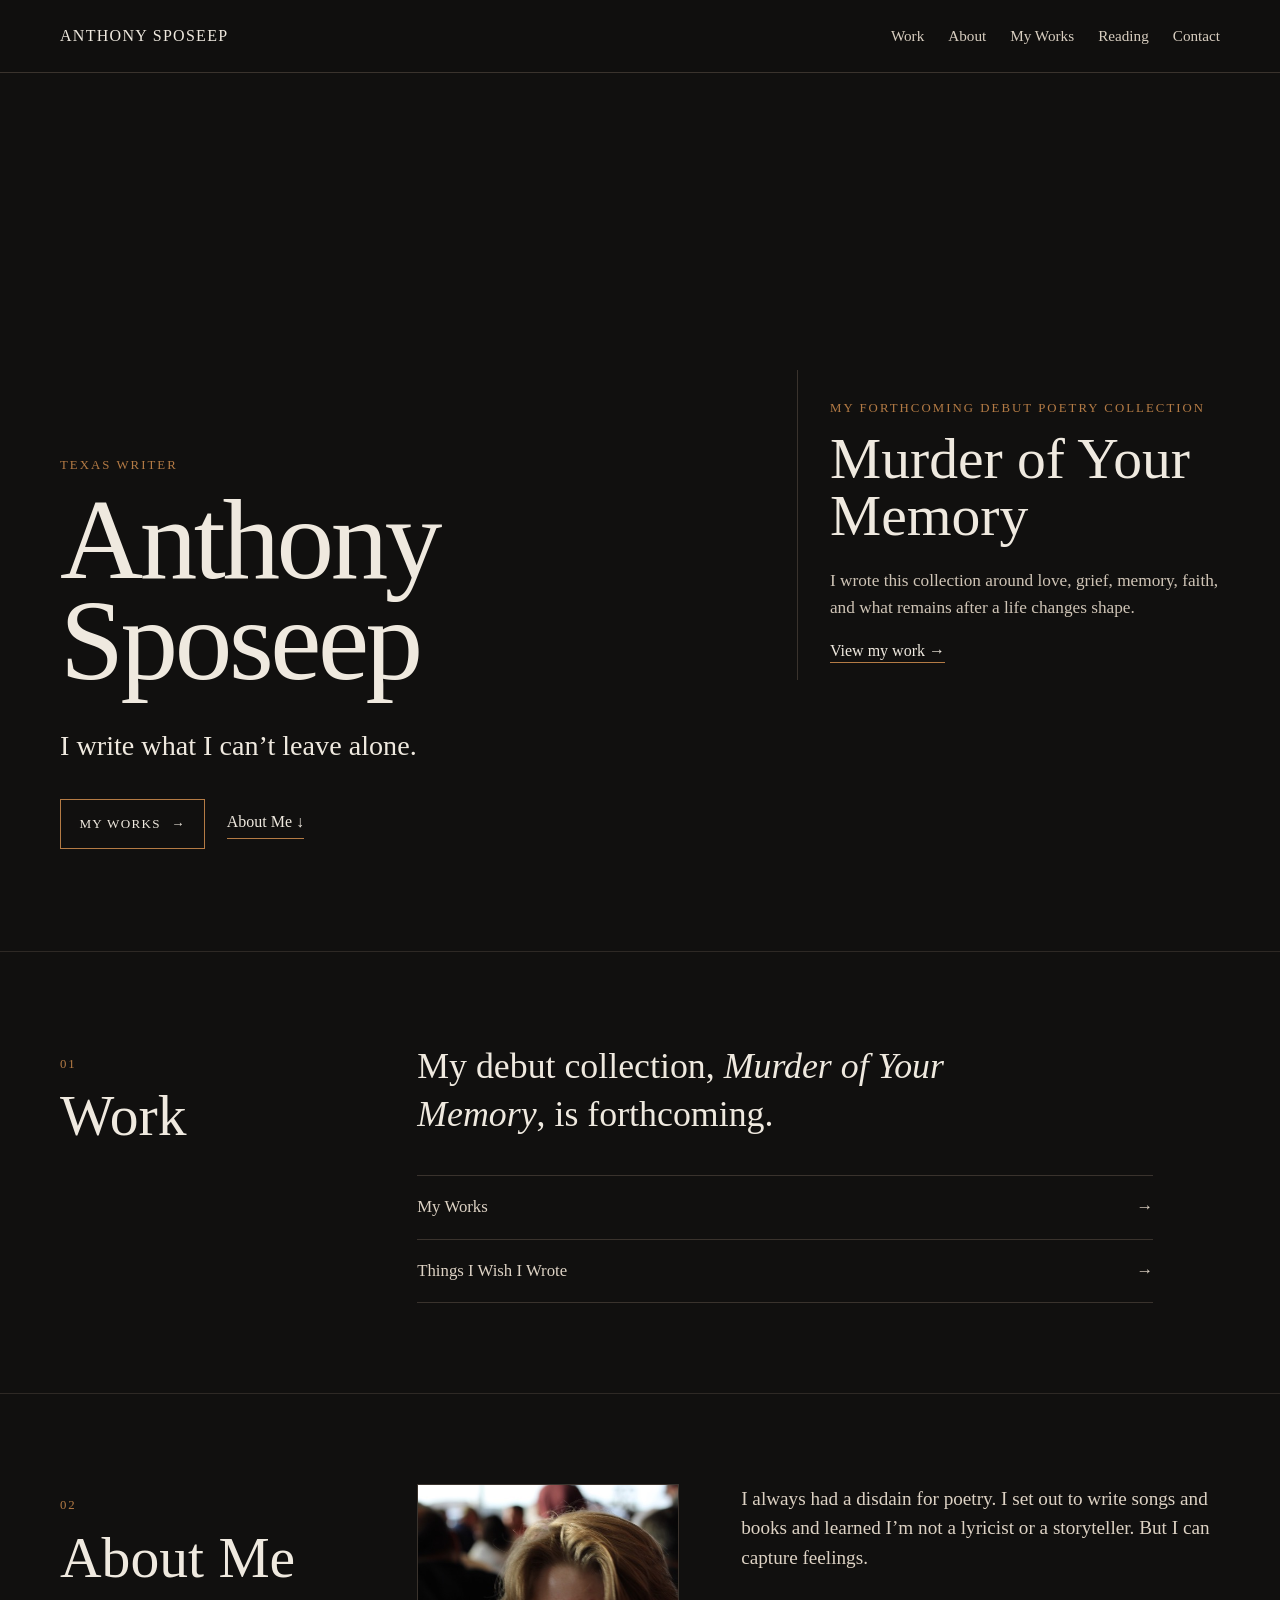
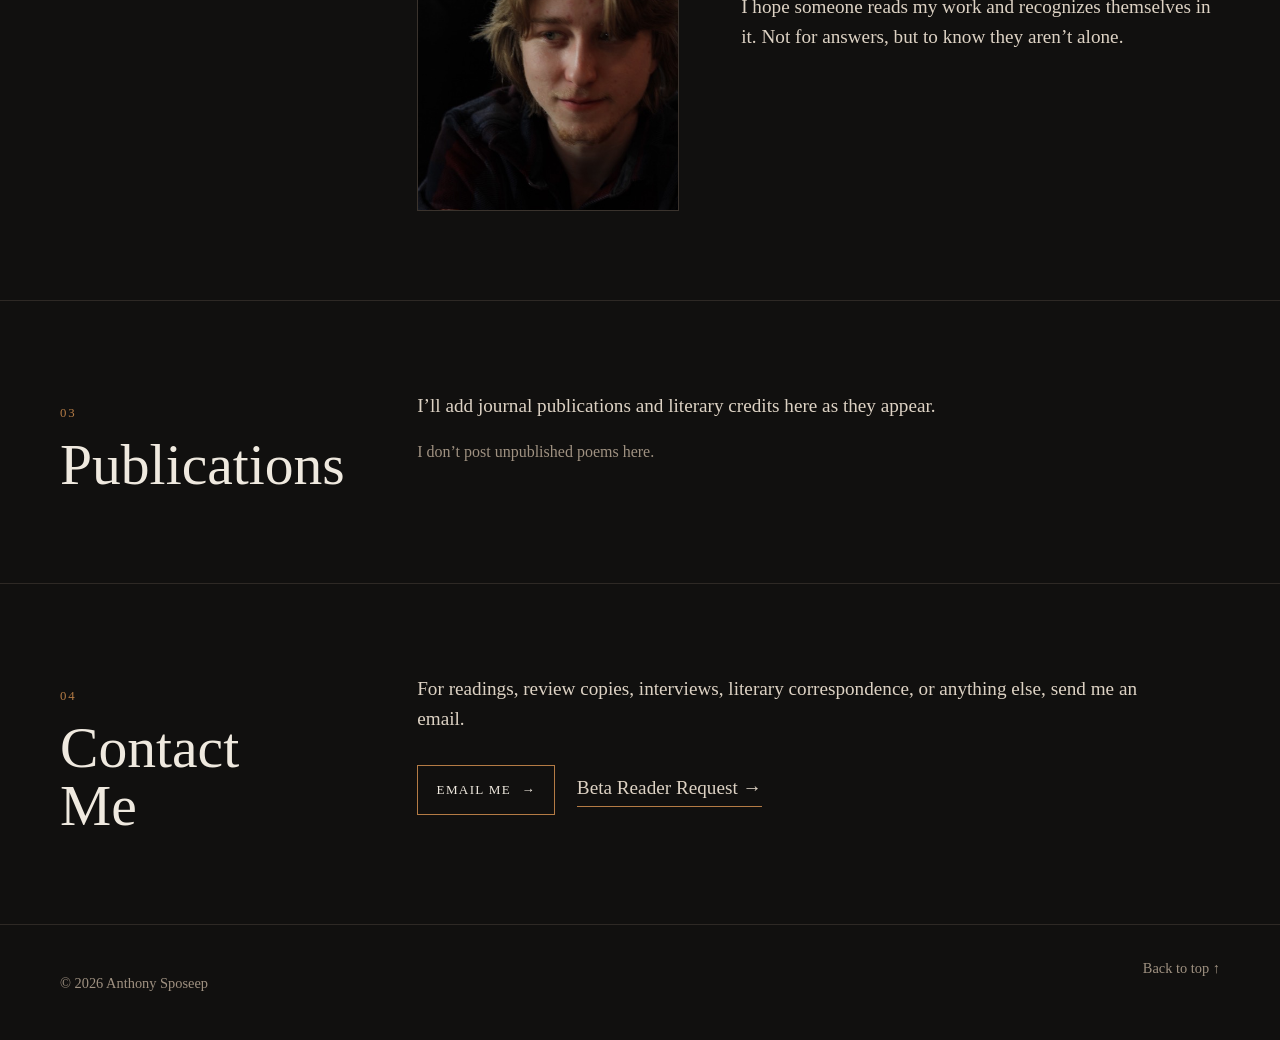
<file: index.html>
<!doctype html>
<html lang="en">
<head>
  <meta charset="utf-8">
  <meta name="viewport" content="width=device-width, initial-scale=1">
  <meta name="description" content="My author website. I write what I can’t leave alone.">
  <meta name="theme-color" content="#11100f">
  <meta property="og:title" content="Anthony Sposeep | Writer">
  <meta property="og:description" content="I write what I can’t leave alone.">
  <meta property="og:type" content="website">
  <title>Anthony Sposeep | Writer</title>
  <link rel="icon" href="favicon.svg" type="image/svg+xml">
  <link rel="stylesheet" href="styles.css?v=4">
</head>
<body class="home-page">
  <a class="skip-link" href="#main">Skip to content</a>

  <header class="site-header home-header">
    <div class="shell nav-wrap">
      <a class="wordmark" href="#top" aria-label="Anthony Sposeep home">Anthony Sposeep</a>
      <nav class="nav home-nav" aria-label="Primary navigation">
        <a href="#work">Work</a>
        <a href="#about">About</a>
        <a href="works.html">My Works</a>
        <a href="reading.html">Reading</a>
        <a href="#contact">Contact</a>
      </nav>
    </div>
  </header>

  <main id="main">
    <section class="home-hero shell" id="top">
      <div class="home-hero-copy">
        <p class="eyebrow">Texas writer</p>
        <h1>Anthony Sposeep</h1>
        <p class="hero-line">I write what I can’t leave alone.</p>
        <div class="home-actions">
          <a class="contact-button" href="works.html">My Works <span aria-hidden="true">→</span></a>
          <a class="text-link" href="#about">About Me <span aria-hidden="true">↓</span></a>
        </div>
      </div>

      <aside class="home-feature" aria-label="My forthcoming debut poetry collection">
        <p class="eyebrow">My forthcoming debut poetry collection</p>
        <h2>Murder of Your Memory</h2>
        <p>I wrote this collection around love, grief, memory, faith, and what remains after a life changes shape.</p>
        <a class="text-link" href="works.html">View my work <span aria-hidden="true">→</span></a>
      </aside>
    </section>

    <section class="home-section" id="work">
      <div class="shell home-grid">
        <div>
          <p class="section-number">01</p>
          <h2>Work</h2>
        </div>
        <div class="home-copy">
          <p class="home-lead">My debut collection, <em>Murder of Your Memory</em>, is forthcoming.</p>
          <div class="home-link-row">
            <a href="works.html">My Works <span aria-hidden="true">→</span></a>
            <a href="reading.html">Things I Wish I Wrote <span aria-hidden="true">→</span></a>
          </div>
        </div>
      </div>
    </section>

    <section class="home-section" id="about">
      <div class="shell home-grid">
        <div>
          <p class="section-number">02</p>
          <h2>About Me</h2>
        </div>
        <div class="home-about">
          <img class="home-portrait" src="868.JPEG" alt="Portrait of Anthony Sposeep">
          <div class="prose">
            <p>I always had a disdain for poetry. I set out to write songs and books and learned I’m not a lyricist or a storyteller. But I can capture feelings.</p>
            <p>I hope someone reads my work and recognizes themselves in it. Not for answers, but to know they aren’t alone.</p>
          </div>
        </div>
      </div>
    </section>

    <section class="home-section" id="publications">
      <div class="shell home-grid">
        <div>
          <p class="section-number">03</p>
          <h2>Publications</h2>
        </div>
        <div class="home-copy">
          <p>I’ll add journal publications and literary credits here as they appear.</p>
          <p class="quiet">I don’t post unpublished poems here.</p>
        </div>
      </div>
    </section>

    <section class="home-section" id="contact">
      <div class="shell home-grid">
        <div>
          <p class="section-number">04</p>
          <h2>Contact Me</h2>
        </div>
        <div class="home-copy">
          <p>For readings, review copies, interviews, literary correspondence, or anything else, send me an email.</p>
          <div class="home-actions">
            <a class="contact-button email-link" href="#" data-subject="Website Inquiry">Email Me <span aria-hidden="true">→</span></a>
            <a class="text-link email-link" href="#" data-subject="Beta Reader Request">Beta Reader Request <span aria-hidden="true">→</span></a>
          </div>
        </div>
      </div>
    </section>
  </main>

  <footer class="site-footer">
    <div class="shell footer-wrap">
      <p>© 2026 Anthony Sposeep</p>
      <a href="#top">Back to top ↑</a>
    </div>
  </footer>

  <script>const addressCodes=[97,110,116,104,111,110,121,115,112,111,115,101,101,112,64,103,109,97,105,108,46,99,111,109];const emailAddress=String.fromCharCode(...addressCodes);document.querySelectorAll('.email-link').forEach((link)=>{const subject=encodeURIComponent(link.dataset.subject||'Website Inquiry');link.href=`mailto:${emailAddress}?subject=${subject}`;});</script>
</body>
</html>
</file>
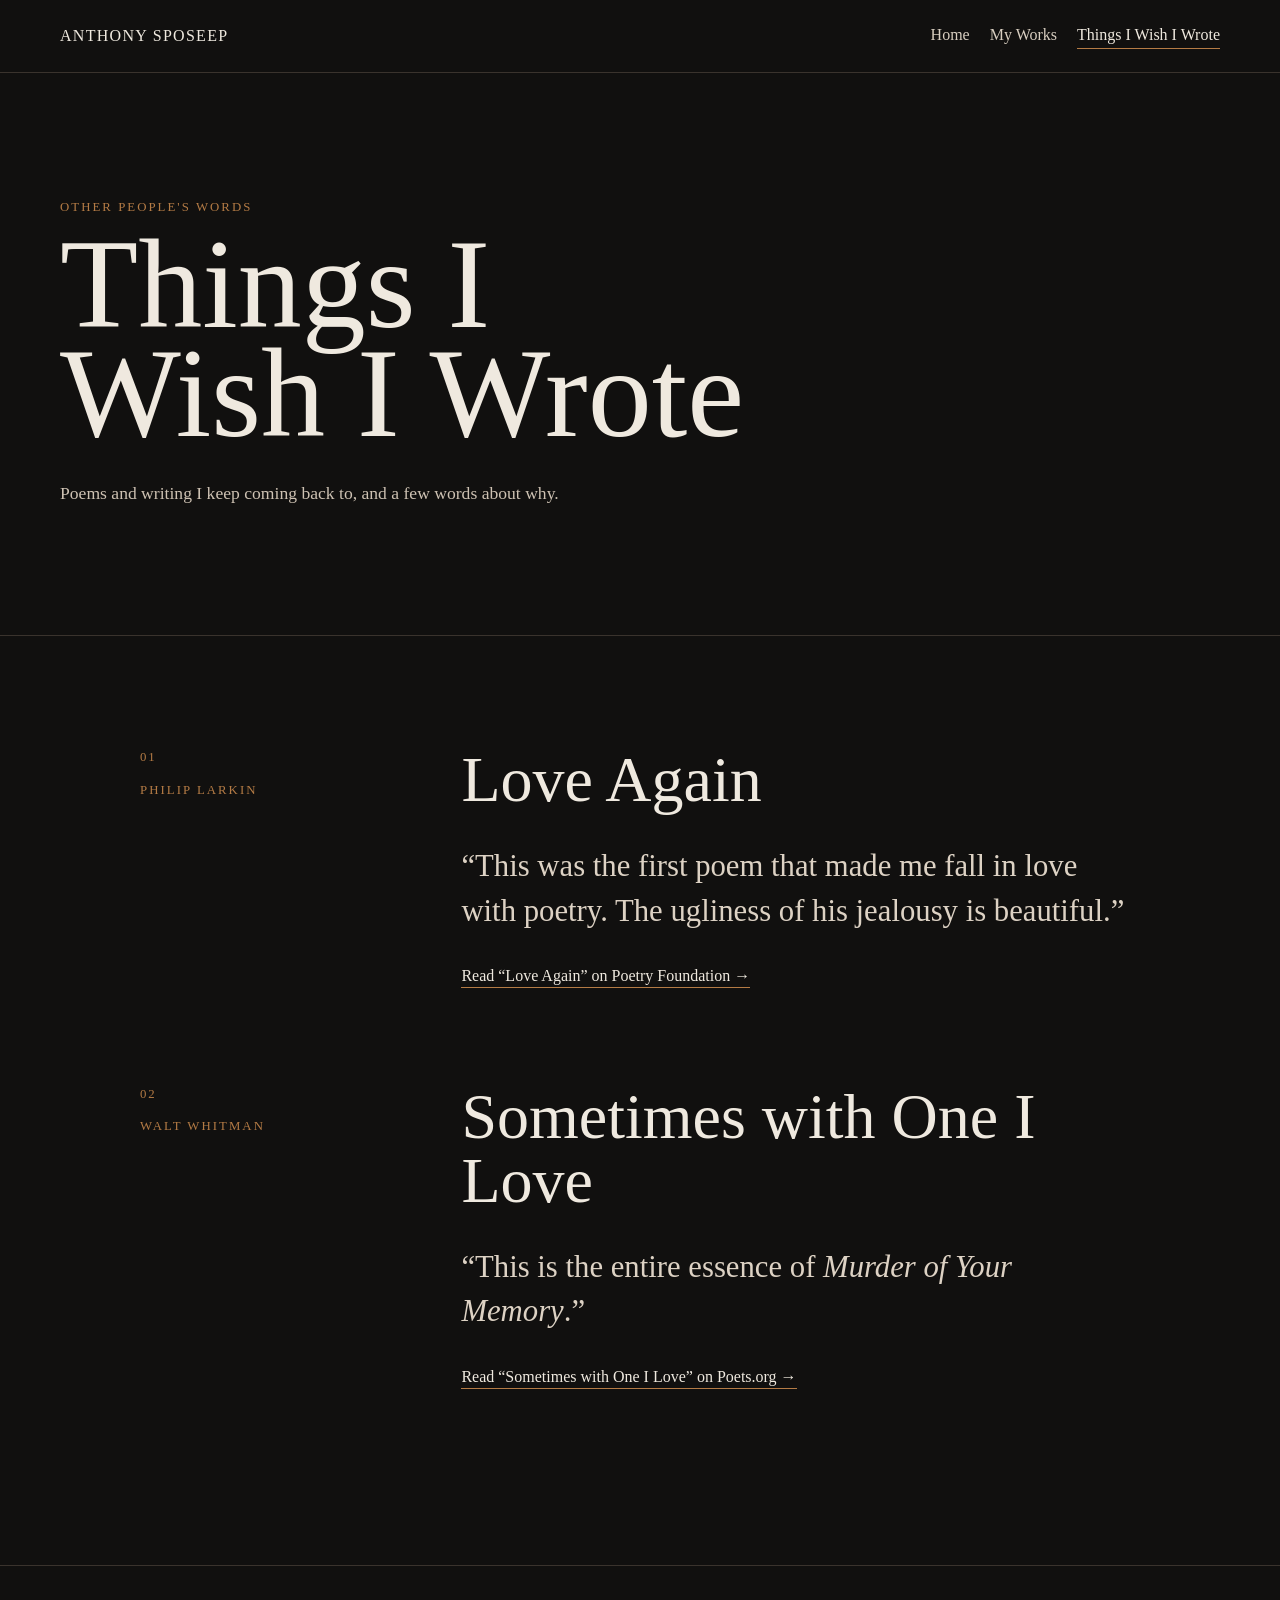
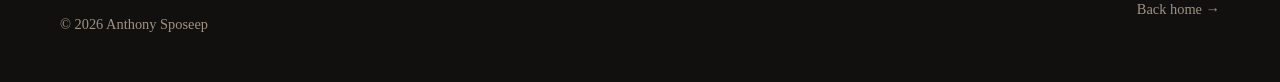
<file: reading.html>
<!doctype html>
<html lang="en">
<head>
  <meta charset="utf-8">
  <meta name="viewport" content="width=device-width, initial-scale=1">
  <meta name="description" content="Poems and other writing Anthony Sposeep loves, with personal notes on the work.">
  <meta name="theme-color" content="#11100f">
  <title>Reading | Anthony Sposeep</title>
  <link rel="icon" href="favicon.svg" type="image/svg+xml">
  <link rel="stylesheet" href="styles.css?v=3">
</head>
<body>
  <a class="skip-link" href="#main">Skip to content</a>
  <header class="site-header">
    <div class="shell nav-wrap">
      <a class="wordmark" href="index.html" aria-label="Anthony Sposeep home">Anthony Sposeep</a>
      <nav class="nav" aria-label="Primary navigation">
        <a href="index.html">Home</a>
        <a href="works.html">My Works</a>
        <a href="reading.html" aria-current="page">Things I Wish I Wrote</a>
      </nav>
    </div>
  </header>

  <main id="main">
    <section class="reading-hero shell">
      <p class="eyebrow">Other people's words</p>
      <h1>Things I<br>Wish I Wrote</h1>
      <p class="hero-intro">Poems and writing I keep coming back to, and a few words about why.</p>
    </section>

    <section class="section">
      <div class="shell reading-list">
        <article class="reading-entry">
          <div class="reading-meta">
            <p class="section-number">01</p>
            <p class="eyebrow">Philip Larkin</p>
          </div>
          <div class="reading-copy">
            <h2>Love Again</h2>
            <p class="reading-note">“This was the first poem that made me fall in love with poetry. The ugliness of his jealousy is beautiful.”</p>
            <p><a class="text-link" href="https://www.poetryfoundation.org/poems/48424/love-again" target="_blank" rel="noopener noreferrer">Read “Love Again” on Poetry Foundation <span aria-hidden="true">→</span></a></p>
          </div>
        </article>

        <article class="reading-entry">
          <div class="reading-meta">
            <p class="section-number">02</p>
            <p class="eyebrow">Walt Whitman</p>
          </div>
          <div class="reading-copy">
            <h2>Sometimes with One I Love</h2>
            <p class="reading-note">“This is the entire essence of <em>Murder of Your Memory</em>.”</p>
            <p><a class="text-link" href="https://poets.org/poem/sometimes-one-i-love" target="_blank" rel="noopener noreferrer">Read “Sometimes with One I Love” on Poets.org <span aria-hidden="true">→</span></a></p>
          </div>
        </article>
      </div>
    </section>
  </main>

  <footer class="site-footer">
    <div class="shell footer-wrap">
      <p>© 2026 Anthony Sposeep</p>
      <a href="index.html">Back home →</a>
    </div>
  </footer>
</body>
</html>
</file>
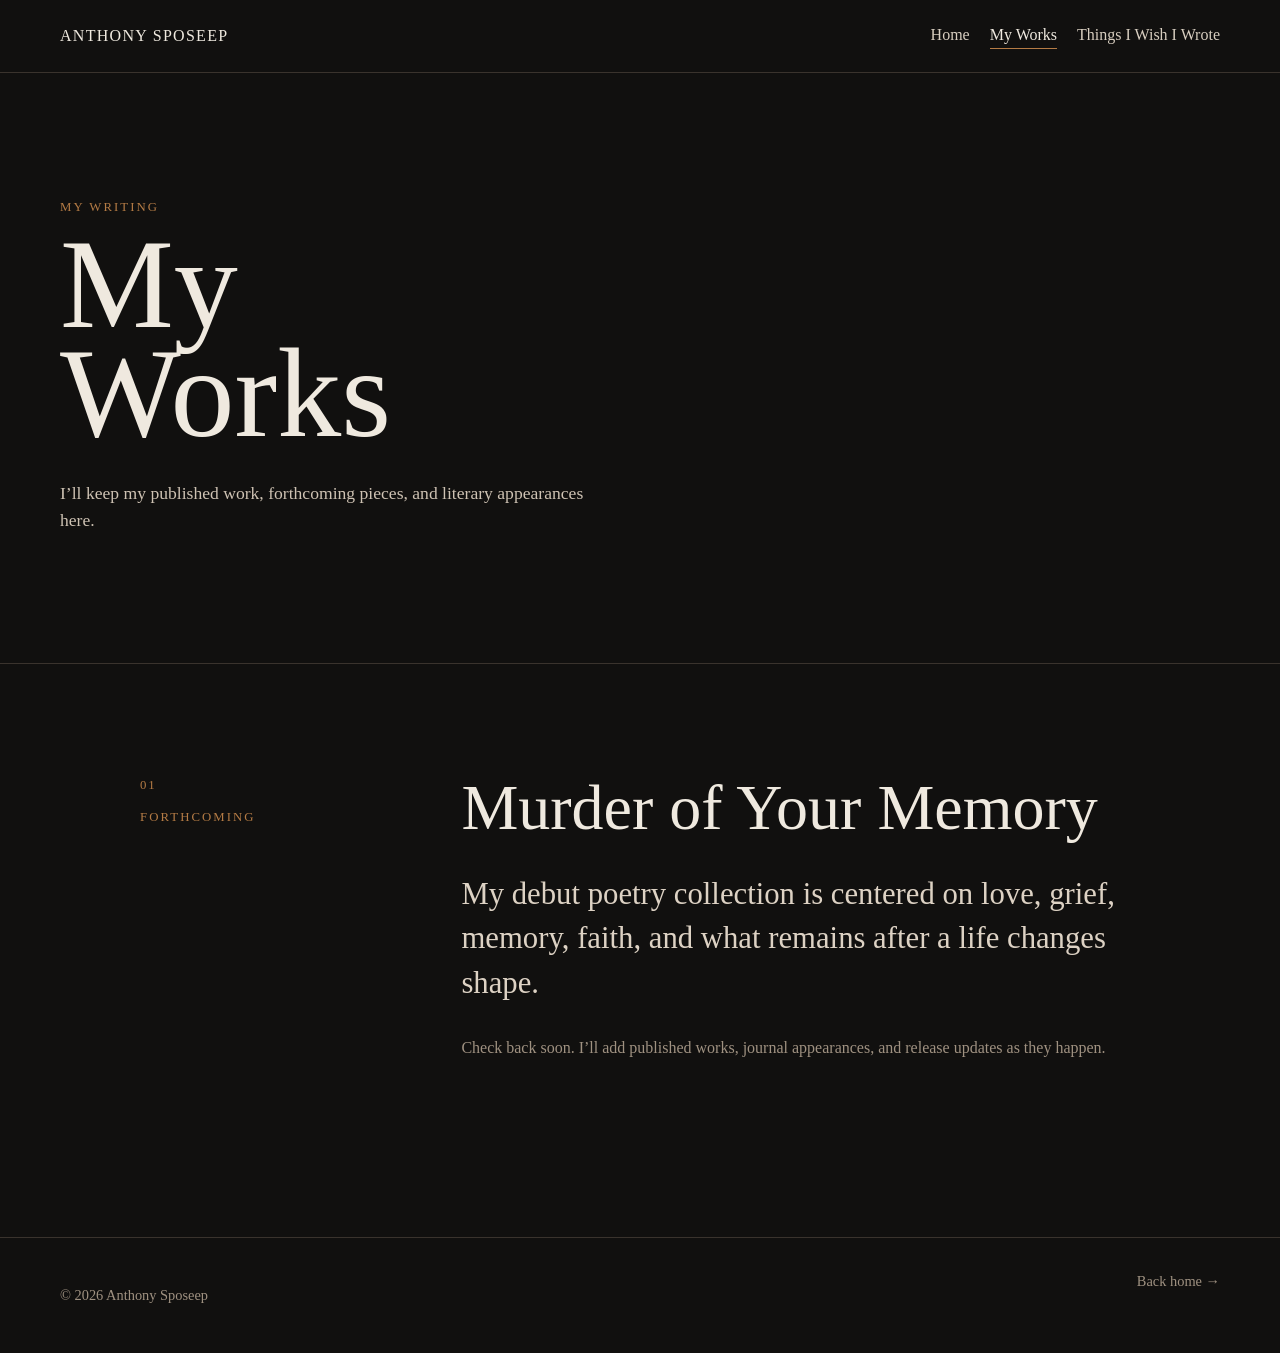
<file: works.html>
<!doctype html>
<html lang="en">
<head>
  <meta charset="utf-8">
  <meta name="viewport" content="width=device-width, initial-scale=1">
  <meta name="description" content="My published and forthcoming work.">
  <meta name="theme-color" content="#11100f">
  <title>My Works | Anthony Sposeep</title>
  <link rel="icon" href="favicon.svg" type="image/svg+xml">
  <link rel="stylesheet" href="styles.css?v=3">
</head>
<body>
  <a class="skip-link" href="#main">Skip to content</a>
  <header class="site-header">
    <div class="shell nav-wrap">
      <a class="wordmark" href="index.html" aria-label="Anthony Sposeep home">Anthony Sposeep</a>
      <nav class="nav" aria-label="Primary navigation">
        <a href="index.html">Home</a>
        <a href="works.html" aria-current="page">My Works</a>
        <a href="reading.html">Things I Wish I Wrote</a>
      </nav>
    </div>
  </header>

  <main id="main">
    <section class="reading-hero shell">
      <p class="eyebrow">My writing</p>
      <h1>My<br>Works</h1>
      <p class="hero-intro">I’ll keep my published work, forthcoming pieces, and literary appearances here.</p>
    </section>

    <section class="section">
      <div class="shell reading-list">
        <article class="reading-entry">
          <div class="reading-meta">
            <p class="section-number">01</p>
            <p class="eyebrow">Forthcoming</p>
          </div>
          <div class="reading-copy">
            <h2>Murder of Your Memory</h2>
            <p class="reading-note">My debut poetry collection is centered on love, grief, memory, faith, and what remains after a life changes shape.</p>
            <p class="quiet">Check back soon. I’ll add published works, journal appearances, and release updates as they happen.</p>
          </div>
        </article>
      </div>
    </section>
  </main>

  <footer class="site-footer">
    <div class="shell footer-wrap">
      <p>© 2026 Anthony Sposeep</p>
      <a href="index.html">Back home →</a>
    </div>
  </footer>
</body>
</html>
</file>
<file: styles.css>
body { margin: 0; background: #11100f; color: #efe9df; font-family: "Times New Roman", Times, serif; line-height: 1.55; }
a { color: inherit; text-decoration: none; }
.shell { width: min(calc(100% - 2rem), 1160px); margin: 0 auto; }
.site-header { position: sticky; top: 0; z-index: 10; background: #11100f; border-bottom: 1px solid #3a332d; }
.nav-wrap { min-height: 72px; display: flex; align-items: center; justify-content: space-between; }
.wordmark { text-transform: uppercase; letter-spacing: .08em; }
.nav { display: flex; gap: 1.25rem; color: #d8cec0; }
.nav a[aria-current="page"] { color: #efe9df; border-bottom: 1px solid #b47b45; }
.hero { min-height: 75vh; display: grid; grid-template-columns: 1fr 1fr; gap: 4rem; align-items: center; padding: 5rem 0; }
.eyebrow { color: #b47b45; text-transform: uppercase; letter-spacing: .16em; font-size: .8rem; }
h1 { font-size: clamp(4.5rem,10vw,8rem); line-height: .85; font-weight: 400; margin: 0 0 2rem; }
.hero-line { font-size: 1.5rem; margin-bottom: .4rem; }
.hero-intro { color: #cec2b3; max-width: 34rem; font-size: 1.1rem; margin-bottom: 2rem; }
.text-link { border-bottom: 1px solid #b47b45; padding-bottom: .2rem; }
.cover-stage { display: grid; place-items: center; }
.book-cover { width: 360px; max-width: 80vw; aspect-ratio: 2/3; background: linear-gradient(145deg,#25201c,#090909 50%,#1b1714); border: 1px solid #3a332d; padding: 2.5rem; display: flex; flex-direction: column; justify-content: space-between; box-shadow: 0 30px 70px #000; }
.cover-kicker,.cover-author { text-transform: uppercase; letter-spacing: .18em; font-size: .75rem; color: #d8c8b5; }
.cover-title { font-size: clamp(2.7rem,5vw,4.2rem); line-height: .9; }
.section { border-top: 1px solid #3a332d; padding: 6rem 0; }
.two-col { display: grid; grid-template-columns: .7fr 1.3fr; gap: 4rem; }
.section-number { color: #b47b45; letter-spacing: .14em; font-size: .8rem; }
.section h2 { font-size: clamp(2.8rem,5vw,5rem); line-height: 1; font-weight: 400; margin: 0; }
.feature-card,.prose { max-width: 46rem; color: #ddd2c4; font-size: 1.2rem; }
.feature-card h3 { font-size: clamp(2rem,3vw,3.4rem); font-weight: 400; margin-top: 0; }
.about-content { display: grid; grid-template-columns: minmax(180px, 260px) 1fr; gap: 2rem; align-items: start; }
.about-cat { width: 100%; aspect-ratio: 4/5; object-fit: cover; object-position: center 38%; display: block; border: 1px solid #3a332d; }
.about-content .prose { max-width: 34rem; }
.about-content .prose p:first-child { margin-top: 0; }
.quiet { color: #9f9181; font-size: 1rem; }
.rule { height: 1px; background: #3a332d; margin: 2rem 0; }
.contact-button { display: inline-flex; align-items: center; gap: .65rem; margin-top: 1rem; padding: .85rem 1.15rem; border: 1px solid #b47b45; color: #efe9df; text-transform: uppercase; letter-spacing: .1em; font-size: .82rem; transition: background .2s ease, color .2s ease; }
.contact-button:hover,.contact-button:focus-visible { background: #b47b45; color: #11100f; outline: none; }
.reading-hero { padding: 7rem 0 6rem; }
.reading-hero h1 { max-width: 850px; }
.reading-list { max-width: 1000px; }
.reading-entry { display: grid; grid-template-columns: .55fr 1.45fr; gap: 4rem; padding: 1rem 0 4rem; }
.reading-meta p { margin-top: 0; }
.reading-copy h2 { font-size: clamp(2.7rem,5vw,5rem); line-height: 1; font-weight: 400; margin: 0 0 2rem; }
.reading-note { color: #ddd2c4; font-size: clamp(1.35rem,2.4vw,2rem); line-height: 1.45; max-width: 42rem; }
.site-footer { border-top: 1px solid #3a332d; padding: 2rem 0; color: #9f9181; font-size: .9rem; }
.footer-wrap { display: flex; justify-content: space-between; gap: 1rem; }
.skip-link { position: absolute; left: -9999px; }
.skip-link:focus { left: 1rem; top: 1rem; background: #efe9df; color: #11100f; padding: .6rem .8rem; z-index: 100; }

/* Cleaner editorial home page */
.home-page .home-header { background: rgba(17,16,15,.96); backdrop-filter: blur(10px); }
.home-page .home-nav { gap: 1.5rem; font-size: .95rem; }
.home-hero { min-height: 72vh; display: grid; grid-template-columns: minmax(0,1.2fr) minmax(280px,.8fr); gap: clamp(3rem,8vw,8rem); align-items: end; padding: clamp(5rem,10vw,9rem) 0 clamp(4rem,8vw,7rem); }
.home-hero-copy h1 { max-width: 9ch; font-size: clamp(4.3rem,9vw,8rem); line-height: .88; font-weight: 400; margin: 0 0 2rem; letter-spacing: -.03em; }
.home-hero-copy .hero-line { font-size: clamp(1.35rem,2.2vw,1.8rem); margin: 0 0 .5rem; }
.home-hero-copy .hero-intro { margin-bottom: 0; }
.home-actions { display: flex; align-items: center; gap: 1.35rem; flex-wrap: wrap; margin-top: 2rem; }
.home-actions .contact-button { margin-top: 0; }
.home-feature { border-left: 1px solid #3a332d; padding: 1rem 0 1rem 2rem; align-self: center; }
.home-feature h2 { font-size: clamp(2.5rem,4.5vw,4.5rem); line-height: .98; font-weight: 400; margin: .8rem 0 1.5rem; }
.home-feature p:not(.eyebrow) { color: #cfc4b6; font-size: 1.08rem; max-width: 31rem; }
.home-section { border-top: 1px solid #2e2925; padding: clamp(4rem,7vw,6.5rem) 0; }
.home-grid { display: grid; grid-template-columns: minmax(160px,.5fr) minmax(0,1.5fr); gap: clamp(2rem,7vw,7rem); align-items: start; }
.home-grid h2 { font-size: clamp(2.5rem,4.5vw,4.6rem); line-height: 1; font-weight: 400; margin: .25rem 0 0; }
.home-copy { max-width: 46rem; color: #ddd2c4; font-size: 1.2rem; }
.home-copy > p:first-child { margin-top: 0; }
.home-lead { font-size: clamp(1.65rem,2.8vw,2.5rem); line-height: 1.35; color: #efe9df; max-width: 36rem; }
.home-link-row { margin-top: 2.25rem; border-top: 1px solid #3a332d; }
.home-link-row a { display: flex; justify-content: space-between; gap: 1rem; padding: 1.15rem 0; border-bottom: 1px solid #3a332d; font-size: 1.05rem; }
.home-link-row a:hover { color: #b47b45; }
.home-about { display: grid; grid-template-columns: minmax(190px,260px) minmax(0,1fr); gap: clamp(2rem,5vw,4rem); align-items: start; }
.home-portrait { width: 100%; aspect-ratio: 4/5; object-fit: cover; object-position: center 34%; display: block; border: 1px solid #3a332d; }
.home-about .prose { max-width: 31rem; }
.home-about .prose p:first-child { margin-top: 0; }
.home-page .site-footer { border-top-color: #2e2925; }

@media (max-width: 900px) {
  .home-hero { grid-template-columns: 1fr; align-items: start; gap: 3.5rem; min-height: auto; }
  .home-feature { border-left: 0; border-top: 1px solid #3a332d; padding: 2rem 0 0; }
}

@media (max-width: 800px) { .hero,.two-col,.reading-entry { grid-template-columns: 1fr; } .hero { min-height: auto; padding: 4rem 0 6rem; } .section { padding: 5rem 0; } .reading-hero { padding: 5rem 0 4rem; } .reading-entry { gap: 1rem; } .about-content { grid-template-columns: minmax(150px, 220px) 1fr; } .home-grid { grid-template-columns: 1fr; gap: 2rem; } }
@media (max-width: 640px) {
  .home-page .nav-wrap { min-height: 66px; }
  .home-page .wordmark { font-size: .95rem; }
  .home-page .home-nav { gap: .85rem; font-size: .82rem; }
  .home-page .home-nav a:nth-child(2), .home-page .home-nav a:nth-child(4) { display: none; }
  .home-hero { padding: 4.25rem 0 4.5rem; }
  .home-hero-copy h1 { font-size: clamp(4rem,19vw,6rem); }
  .home-about { grid-template-columns: 1fr; }
  .home-portrait { max-width: 280px; }
}
@media (max-width: 560px) { .nav { gap: .8rem; font-size: .85rem; } .nav a:nth-child(2),.nav a:nth-child(3) { display: none; } .about-content { grid-template-columns: 1fr; } .about-cat { max-width: 320px; aspect-ratio: 4/5; } .footer-wrap { flex-direction: column; } }
</file>
